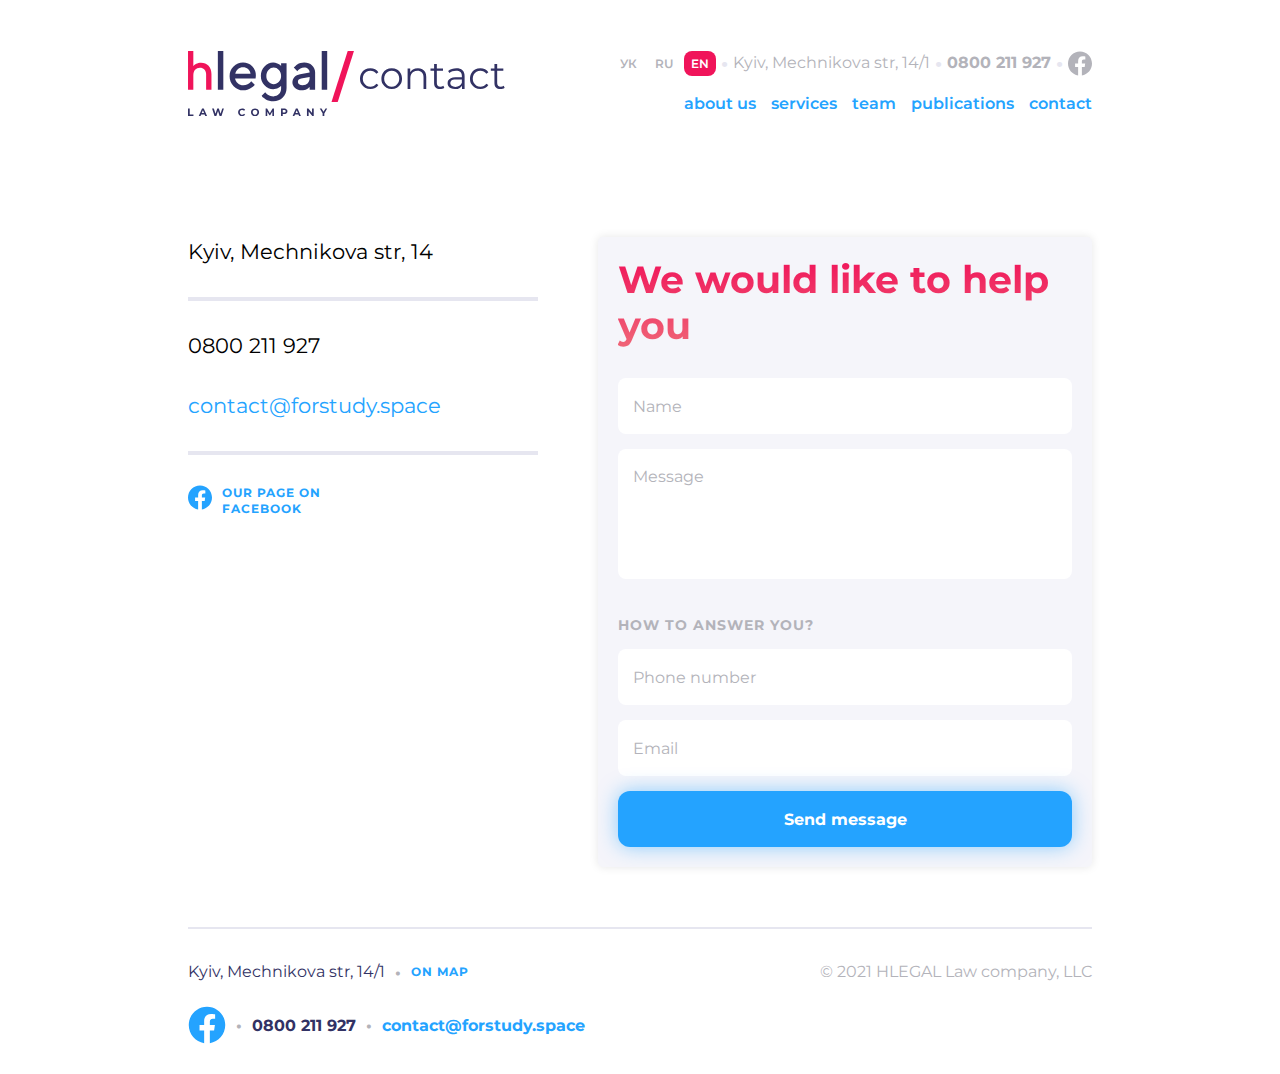
<file: pages/contact.html>
<!DOCTYPE html>
<html lang="en">
  <head>
    <meta charset="UTF-8" />
    <meta name="viewport" content="width=device-width, initial-scale=1.0" />
    <link rel="stylesheet" href="../pages/contact.css" />
    <title>Document</title>
  </head>
  <body>
    <header>
      <div class="container">
        <div class="header-wrapper">
          <img class="logo-hd" src="../images/logo-contact.svg" alt="" />
          <div>
            <div class="flex-head2">
              <div>
                <a href="#">УК</a>
                <a href="#">RU</a>
                <a class="en" href="#">EN</a>
              </div>
              <h5 class="dot hide">•</h5>
              <p class="hide">Kyiv, Mechnikova str, 14/1</p>
              <h5 class="dot hide">•</h5>
              <p class="number">0800 211 927</p>
              <h5 class="dot hide">•</h5>
              <svg
                class="hide icon"
                width="24"
                height="25"
                viewBox="0 0 24 25"
                fill="none"
                xmlns="http://www.w3.org/2000/svg"
              >
                <path
                  class="icon"
                  d="M24 12.5733C24 5.90541 18.6274 0.5 12 0.5C5.37258 0.5 0 5.90541 0 12.5733C0 18.5995 4.38823 23.5943 10.125 24.5V16.0633H7.07813V12.5733H10.125V9.91343C10.125 6.88755 11.9165 5.21615 14.6576 5.21615C15.9705 5.21615 17.3438 5.45195 17.3438 5.45195V8.42313H15.8306C14.3399 8.42313 13.875 9.35379 13.875 10.3086V12.5733H17.2031L16.6711 16.0633H13.875V24.5C19.6118 23.5943 24 18.5995 24 12.5733Z"
                  fill="grey"
                />
              </svg>
            </div>
            <img class="logo-hd2" src="../images/logo-contact.svg" alt="" />
            <div class="flex-links">
              <a href="./about.html">about us</a>
              <a href="#">services</a>
              <a href="#">team</a>
              <a href="#">publications</a>
              <a href="./contact.html">contact</a>
            </div>
          </div>
        </div>
      </div>
      <nav>
        <input type="checkbox" id="menu-toggle" class="checkbox" />
        <a href="../index.html">
          <img class="logo-hd3" src="../images/logo-contact.svg" alt="" />
        </a>
        <label for="menu-toggle" class="menu-toggle">
          <span></span>
          <span></span>
          <span></span>
        </label>
        <ul class="menu">
          <div class="menu-sec">
            <label for="menu-toggle" class="menu-toggle">
              <span></span>
              <span></span>
              <span></span>
            </label>
            <li><a href="./about.html">about us</a></li>
            <li><a href="#">services</a></li>
            <li><a href="#">team</a></li>
            <li><a href="#">publications</a></li>
            <li><a href="./contact.html">contact</a></li>
          </div>
        </ul>
      </nav>
    </header>
    <main>
      <div class="container">
        <div class="sec-wrapper">
          <div class="sec-1">
            <p class="p1">Kyiv, Mechnikova str, 14</p>
            <p>0800 211 927</p>
            <a class="a1" href="#">contact@forstudy.space</a>
            <div class="fb">
              <svg
                width="24"
                height="25"
                viewBox="0 0 24 25"
                fill="black"
                xmlns="http://www.w3.org/2000/svg"
              >
                <path
                  d="M24 12.5733C24 5.90541 18.6274 0.5 12 0.5C5.37258 0.5 0 5.90541 0 12.5733C0 18.5995 4.38823 23.5943 10.125 24.5V16.0633H7.07813V12.5733H10.125V9.91343C10.125 6.88755 11.9165 5.21615 14.6576 5.21615C15.9705 5.21615 17.3438 5.45195 17.3438 5.45195V8.42313H15.8306C14.3399 8.42313 13.875 9.35379 13.875 10.3086V12.5733H17.2031L16.6711 16.0633H13.875V24.5C19.6118 23.5943 24 18.5995 24 12.5733Z"
                  fill="white"
                />
              </svg>
              <h3>Our page on facebook</h3>
            </div>
          </div>
          <div class="form-container">
            <h1>We would like to help you</h1>
            <form>
              <input type="text" id="name" name="name" placeholder="Name" />

              <textarea
                id="message"
                name="message"
                placeholder="Message"
                rows="3"
                style="resize: none"
              ></textarea>

              <h3>How to answer you?</h3>
              <input
                type="tel"
                id="phone"
                name="phone"
                placeholder="Phone number"
              />
              <input type="email" id="email" name="email" placeholder="Email" />

              <button type="submit">Send message</button>
            </form>
          </div>
        </div>
      </div>
    </main>
    <footer>
      <div class="bgclr">
        <div class="container">
          <div class="footer-flex">
            <div>
              <div class="f1">
                <p>Kyiv, Mechnikova str, 14/1</p>
                <h5 class="hide">•</h5>
                <a href="#">ON MAP</a>
              </div>
              <div class="f2">
                <svg
                  width="38"
                  height="38"
                  viewBox="0 0 24 25"
                  fill="none"
                  xmlns="http://www.w3.org/2000/svg"
                >
                  <path
                    d="M24 12.5733C24 5.90541 18.6274 0.5 12 0.5C5.37258 0.5 0 5.90541 0 12.5733C0 18.5995 4.38823 23.5943 10.125 24.5V16.0633H7.07813V12.5733H10.125V9.91343C10.125 6.88755 11.9165 5.21615 14.6576 5.21615C15.9705 5.21615 17.3438 5.45195 17.3438 5.45195V8.42313H15.8306C14.3399 8.42313 13.875 9.35379 13.875 10.3086V12.5733H17.2031L16.6711 16.0633H13.875V24.5C19.6118 23.5943 24 18.5995 24 12.5733Z"
                    fill="rgba(36, 163, 255, 1)"
                  />
                </svg>
                <h5 class="hide">•</h5>
                <h4>0800 211 927</h4>
                <h5 class="hide">•</h5>
                <a href="#">contact@forstudy.space</a>
              </div>
            </div>
            <div>
              <p class="hlegal">© 2021 HLEGAL Law company, LLC</p>
            </div>
          </div>
        </div>
      </div>
    </footer>
  </body>
</html>
</file>
<file: pages/contact.css>
@import url("https://fonts.googleapis.com/css2?family=Montserrat:wght@100..900&display=swap");
* {
  margin: 0;
  padding: 0;
  box-sizing: border-box;
  color: inherit;
  font: inherit;
  outline: none;
  text-decoration: none;
}

body {
  font-size: 16px;
  font-family: "Montserrat", sans-serif;
  line-height: 1.625;
  background: rgb(255, 255, 255);
}

.container {
  padding: 0 30px;
  margin: 0 auto;
}
.container.no-padding {
  padding: 0;
}

h1,
h2,
h3,
h4,
h5 {
  font-weight: 700;
  line-height: 1.2;
}

a {
  color: rgb(36, 163, 255);
}
a:hover {
  color: rgb(240, 20, 90);
}

h1 {
  font-size: 30px;
  background: linear-gradient(rgb(240, 20, 90), rgb(239, 128, 128));
  -webkit-background-clip: text;
  -webkit-text-fill-color: transparent;
  -moz-background-clip: text;
  -moz-text-fill-color: transparent;
}

h2 {
  font-size: 20px;
}

h3 {
  font-size: 22px;
}
h3 .caps {
  font-size: 14px;
  letter-spacing: 1px;
  text-transform: uppercase;
}

h4 {
  font-size: 16px;
}

@media screen and (min-width: 768px) {
  h1 {
    font-size: 38px;
  }
  h2 {
    font-size: 30px;
  }
  .container {
    max-width: 708px;
  }
}
@media screen and (min-width: 1024px) {
  .container {
    max-width: 964px;
  }
}
@media screen and (min-width: 1400px) {
  .container {
    max-width: 1380px;
  }
}
@media screen and (min-width: 1800px) {
  .container {
    max-width: 1660px;
  }
}
header {
  background: transparent;
  width: 100%;
}

.logo-hd {
  max-width: 318px;
  width: 100%;
}

.logo-hd2 {
  display: none;
}

.logo-hd3 {
  display: none;
}

.checkbox {
  display: none;
}

nav {
  padding: 30px 30px;
  display: flex;
  position: relative;
  align-items: center;
  justify-content: space-between;
}

.menu {
  display: none;
  flex-direction: column;
  justify-content: flex-end;
  position: relative;
  background: rgb(50, 50, 100);
  color: #fff;
  width: 100%;
  height: 100vh;
  position: fixed;
  top: 0;
  bottom: 0;
  left: 0;
  text-align: center;
  z-index: 9999;
}
.menu .menu-sec {
  display: flex;
  flex-direction: column;
  background-color: rgb(255, 255, 255);
  margin: 0 8px;
  border-radius: 12px 12px 0 0;
  gap: 15px;
  padding-bottom: 30px;
}
.menu .menu-sec .menu-toggle {
  display: block;
  width: 30px;
  height: 30px;
  position: relative;
  align-self: flex-end;
  margin: 15px 15px 12px 0;
  cursor: pointer;
}
.menu .menu-sec .menu-toggle span {
  position: absolute;
  height: 2px;
  width: 100%;
  background-color: rgb(236, 111, 93);
  display: block;
  transition: transform 0.5s;
}
.menu .menu-sec .menu-toggle span:nth-child(1) {
  top: 50%;
  transform: translateY(-50%) rotate(45deg);
}
.menu .menu-sec .menu-toggle span:nth-child(2) {
  top: 50%;
  transform: translateY(-50%) rotate(-45deg);
}
.menu .menu-sec .menu-toggle span:nth-child(3) {
  display: none;
}
.menu .menu-sec li {
  display: block;
  padding: 10px;
  text-align: center;
  border-radius: 12px;
  margin: 0 12px;
  background-color: rgb(245, 245, 250);
  border-radius: 12px;
  height: 43px;
}
.menu .menu-sec li:hover {
  background-color: rgb(230, 230, 240);
}
.menu .menu-sec a {
  display: block;
  color: rgb(36, 163, 255);
  text-align: center;
  font-size: 24px;
  font-weight: 700;
  line-height: 29.26px;
  text-align: center;
}

.menu-toggle {
  display: none;
  flex-direction: column;
  align-items: center;
  justify-content: space-around;
  width: 30px;
  height: 30px;
  background-color: transparent;
  cursor: pointer;
}
@media screen and (max-width: 550px) {
  .menu-toggle {
    display: flex;
  }
}

.menu-toggle span {
  display: block;
  width: 100%;
  height: 3px;
  background-color: #000000;
}

.checkbox:checked + .menu-toggle {
  background-color: rgba(230, 230, 240, 0.2);
  padding: 7px 16px;
}

.checkbox:checked ~ .menu {
  display: flex;
  animation: slide-up 0.5s ease-in-out;
}

@keyframes slide-up {
  from {
    transform: translateY(100vh);
  }
  to {
    transform: translateY(0);
  }
}
.flex {
  display: flex;
}

.header-wrapper {
  display: flex;
  align-items: center;
  justify-content: space-between;
  padding-top: 50px;
}

.flex-head2 {
  display: flex;
  align-items: center;
  gap: 5px;
}
.flex-head2 a {
  padding: 5px 7px;
  border-radius: 8px;
  color: rgb(179, 179, 186);
  font-size: 12px;
  font-weight: 600;
  transition: color 0.2s ease-out;
}
.flex-head2 a:not(.en):hover, .flex-head2 a:not(.en):focus, .flex-head2 a:not(.en):active {
  padding: 5px 7px;
  border-radius: 8px;
  background-color: rgb(245, 245, 250);
}
.flex-head2 p {
  color: rgb(179, 179, 186);
  font-size: 16px;
}
.flex-head2 .en {
  padding: 5px 7px;
  border-radius: 8px;
  background-color: rgb(240, 20, 90);
  color: rgb(255, 255, 255);
}
.flex-head2 .number {
  font-weight: 700;
}
.flex-head2 .dot {
  font-size: 20px;
  color: rgb(230, 230, 240);
}

.flex-links {
  padding-top: 15px;
  display: flex;
  gap: 15px;
  justify-content: end;
}
.flex-links a {
  font-weight: 600;
  color: rgb(36, 163, 255);
  position: relative;
}
.flex-links a:after {
  content: "";
  position: absolute;
  width: 0;
  bottom: -2px;
  left: 0;
  background-color: rgb(240, 20, 90);
  height: 2px;
  transition: width 0.5s ease-out;
}
.flex-links a:hover,
.flex-links a:focus {
  color: rgb(240, 20, 90);
}
.flex-links a:hover:after,
.flex-links a:focus:after {
  width: 100%;
}
.flex-links .about-us {
  color: rgb(240, 20, 90);
  border-bottom: 2px solid rgb(240, 20, 90);
}

@media screen and (max-width: 1024px) {
  .header-wrapper {
    justify-content: left;
  }
  .flex-head2 {
    order: 1;
  }
  .logo-hd {
    display: none;
  }
  .logo-hd2 {
    padding: 30px 0px;
    display: block;
    order: 2;
  }
  .flex-links {
    justify-content: start;
    padding-top: 0px;
  }
  .logo-hd3 {
    display: none;
  }
}
@media screen and (max-width: 550px) {
  nav {
    align-items: center;
  }
  .header-wrapper {
    display: block;
    padding: 0px;
  }
  .flex-head2 {
    justify-content: space-between;
    background-color: rgb(245, 245, 250);
    padding: 10px 15px;
  }
  .hide {
    display: none;
  }
  .container {
    padding: 0px;
  }
  .flex-links {
    display: none;
  }
  .logo-hd2 {
    display: none;
  }
  .logo-hd3 {
    display: block;
    max-width: 176.95px;
  }
}
.sec-wrapper {
  display: flex;
  justify-content: space-between;
  padding: 60px 0px;
}
@media screen and (max-width: 1024px) {
  .sec-wrapper {
    flex-direction: column;
  }
}

.sec-1 {
  display: flex;
  flex-direction: column;
  gap: 30px;
  max-width: 650px;
  width: 100%;
  padding-right: 60px;
}
.sec-1 p {
  font-size: 21px;
  font-weight: 400;
  line-height: 30px;
  text-align: left;
}
.sec-1 a {
  font-size: 21px;
  font-weight: 400;
  line-height: 30px;
  text-align: left;
}
.sec-1 .contact-icon {
  color: rgb(36, 163, 255);
  background-color: rgb(0, 108, 207);
  display: inline-block;
  vertical-align: middle;
}
.sec-1 .p1 {
  border-bottom: 4px solid rgb(230, 230, 240);
  padding-bottom: 30px;
}
.sec-1 .a1 {
  border-bottom: 4px solid rgb(230, 230, 240);
  padding-bottom: 30px;
}
@media screen and (max-width: 1400px) {
  .sec-1 {
    max-width: 410px;
  }
}
@media screen and (max-width: 1024px) {
  .sec-1 {
    padding-right: 0px;
    max-width: 100%;
  }
}
@media screen and (max-width: 550px) {
  .sec-1 {
    padding: 0 30px;
  }
}

path {
  fill: rgb(36, 163, 255);
}
path:hover {
  fill: rgb(240, 20, 90);
}

.fb {
  display: flex;
  gap: 10px;
}
.fb h3 {
  font-size: 12px;
  font-weight: 700;
  line-height: 16px;
  letter-spacing: 1px;
  text-align: left;
  padding-bottom: 0px;
  width: 101px;
  color: rgb(36, 163, 255);
  transition: color 0.2s ease-out;
}
.fb h3:hover {
  color: rgb(240, 20, 90);
}

.form-container {
  max-width: 650px;
  padding: 20px;
  background-color: rgb(245, 245, 250);
  border-radius: 5px;
  box-shadow: 0 0 10px rgba(0, 0, 0, 0.1);
  font-family: Arial, sans-serif;
}
.form-container h1 {
  padding-bottom: 30px;
  font-family: "Montserrat", sans-serif;
}
@media screen and (max-width: 550px) {
  .form-container {
    margin: 30px 30px 0px 30px;
  }
}

label {
  display: block;
  margin-bottom: 5px;
  font-weight: bold;
}

input[type=text],
input[type=tel],
input[type=email],
textarea {
  width: 100%;
  padding: 15px 15px;
  margin-bottom: 15px;
  border: none;
  border-radius: 8px;
  height: 56px;
  font-family: "Montserrat", sans-serif;
  font-size: 16px;
  font-weight: 400;
  line-height: 26px;
  text-align: left;
}
input[type=text]::-moz-placeholder, input[type=tel]::-moz-placeholder, input[type=email]::-moz-placeholder, textarea::-moz-placeholder {
  font-family: "Montserrat", sans-serif;
  font-size: 16px;
  font-weight: 400;
  line-height: 26px;
  text-align: left;
  color: rgb(179, 179, 186);
}
input[type=text]::placeholder,
input[type=tel]::placeholder,
input[type=email]::placeholder,
textarea::placeholder {
  font-family: "Montserrat", sans-serif;
  font-size: 16px;
  font-weight: 400;
  line-height: 26px;
  text-align: left;
  color: rgb(179, 179, 186);
}

textarea {
  height: 130px;
  margin-bottom: 30px;
}

h3 {
  font-family: Montserrat;
  font-size: 14px;
  font-weight: 700;
  line-height: 17.07px;
  letter-spacing: 1px;
  text-align: left;
  text-transform: uppercase;
  color: rgb(179, 179, 186);
  padding-bottom: 15px;
}

button[type=submit] {
  font-family: Montserrat;
  font-size: 16px;
  font-weight: 700;
  line-height: 19.5px;
  text-align: center;
  background-color: rgb(36, 163, 255);
  color: #fff;
  border: none;
  border-radius: 12px;
  cursor: pointer;
  width: 100%;
  height: 56px;
  box-shadow: 0px 0px 20px 0px rgba(36, 163, 255, 0.5);
}
button[type=submit]:hover {
  background-color: rgb(0, 108, 207);
}
button[type=submit]:active {
  background-color: rgb(0, 108, 207);
}

.icon {
  fill: rgb(179, 179, 186);
}

.footer-flex {
  border-top: 2px solid rgb(230, 230, 240);
  padding: 30px 0px;
  display: flex;
  justify-content: space-between;
  flex-wrap: wrap;
}
@media screen and (max-width: 738px) {
  .footer-flex {
    flex-direction: column;
  }
}

.f1,
.f2 {
  display: flex;
  flex-wrap: wrap;
}

.f1 {
  gap: 10px;
  align-items: center;
}
.f1 p {
  color: rgb(50, 50, 100);
}
.f1 h5 {
  color: rgb(179, 179, 186);
}
.f1 a {
  font-size: 12px;
  font-weight: 700;
  line-height: 14px;
  letter-spacing: 1px;
}

.f2 {
  color: rgb(50, 50, 100);
  gap: 10px;
  align-items: center;
  padding-top: 21px;
}
.f2 h5 {
  color: rgb(179, 179, 186);
}
.f2 h4 {
  font-size: 16px;
  font-weight: 700;
  line-height: 19.5px;
}
.f2 a {
  font-size: 16px;
  font-weight: 700;
  line-height: 19.5px;
  color: rgb(36, 163, 255);
}

.hlegal {
  color: rgb(179, 179, 186);
  text-align: center;
}

@media screen and (max-width: 550px) {
  .hide {
    display: none;
  }
  .f1,
  .f2 {
    justify-content: center;
    flex-direction: column;
  }
  .hlegal {
    padding-top: 30px;
  }
}/*# sourceMappingURL=contact.css.map */
</file>
